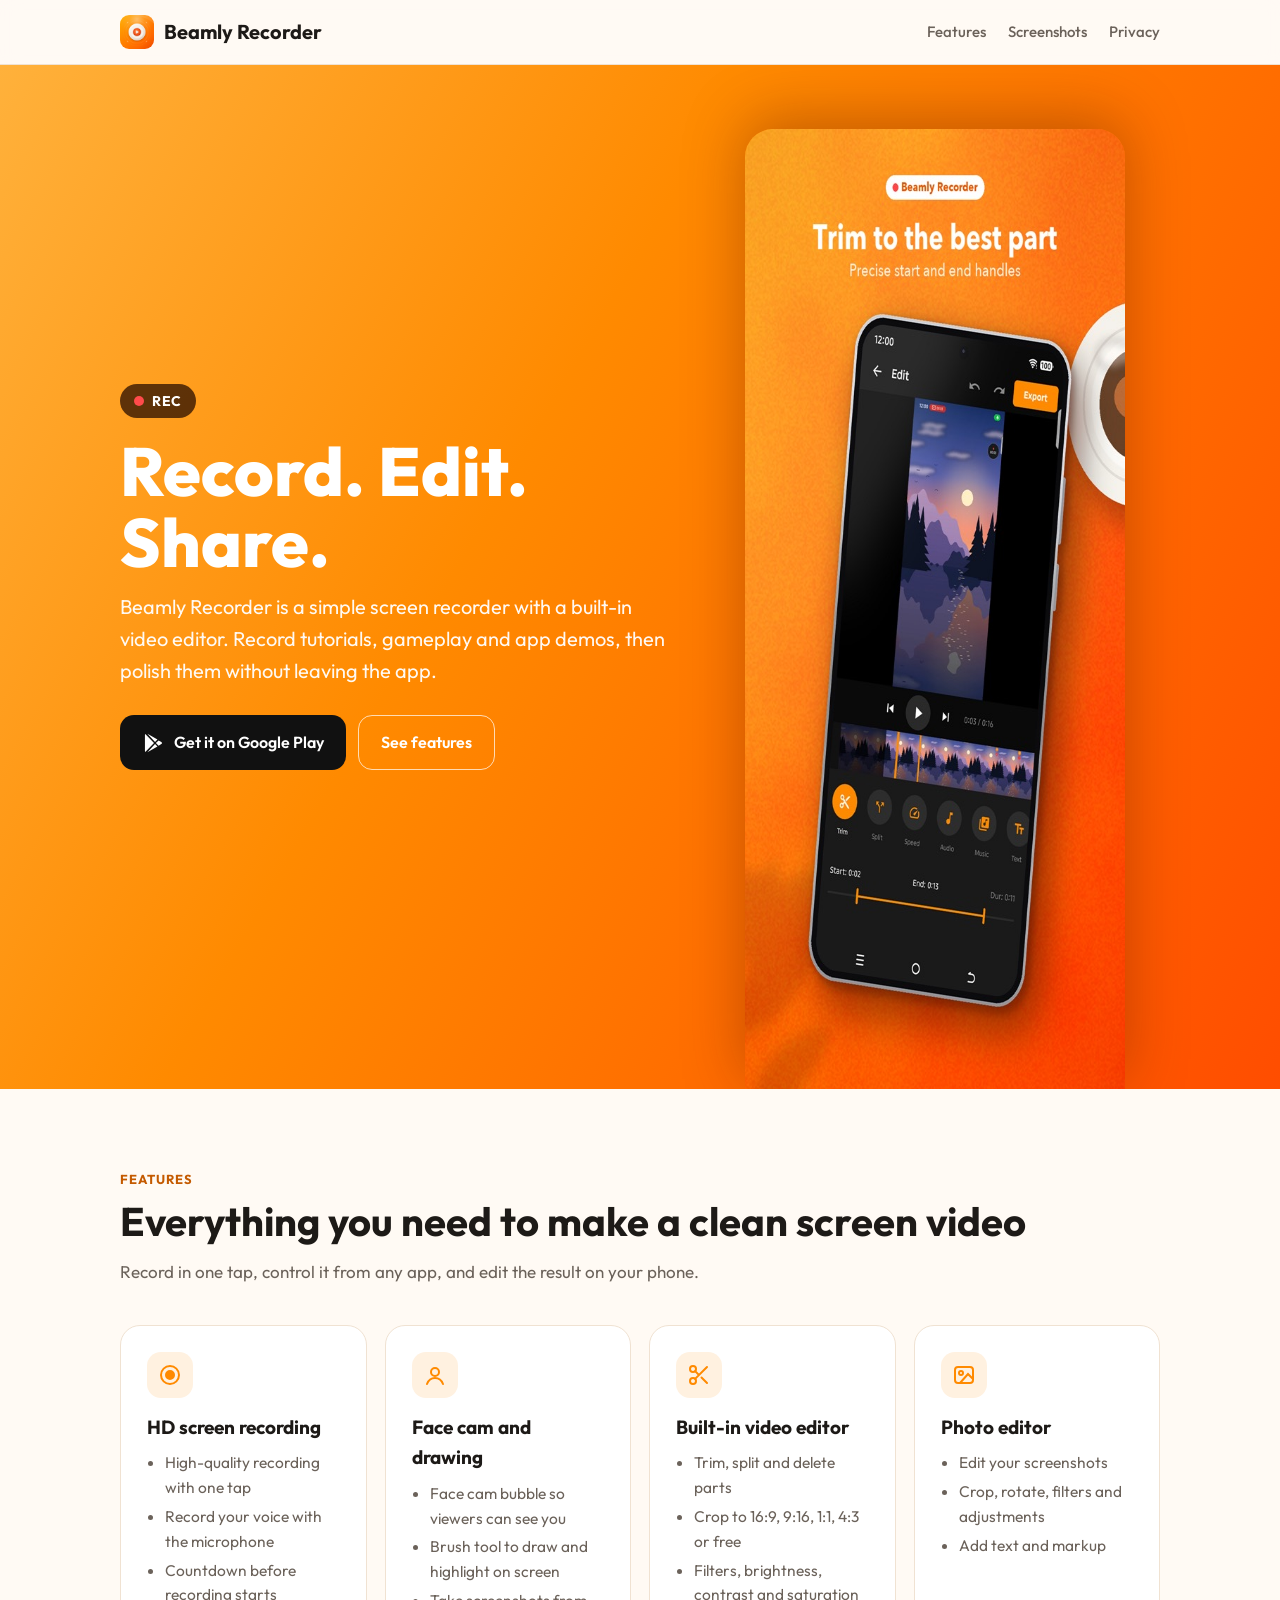
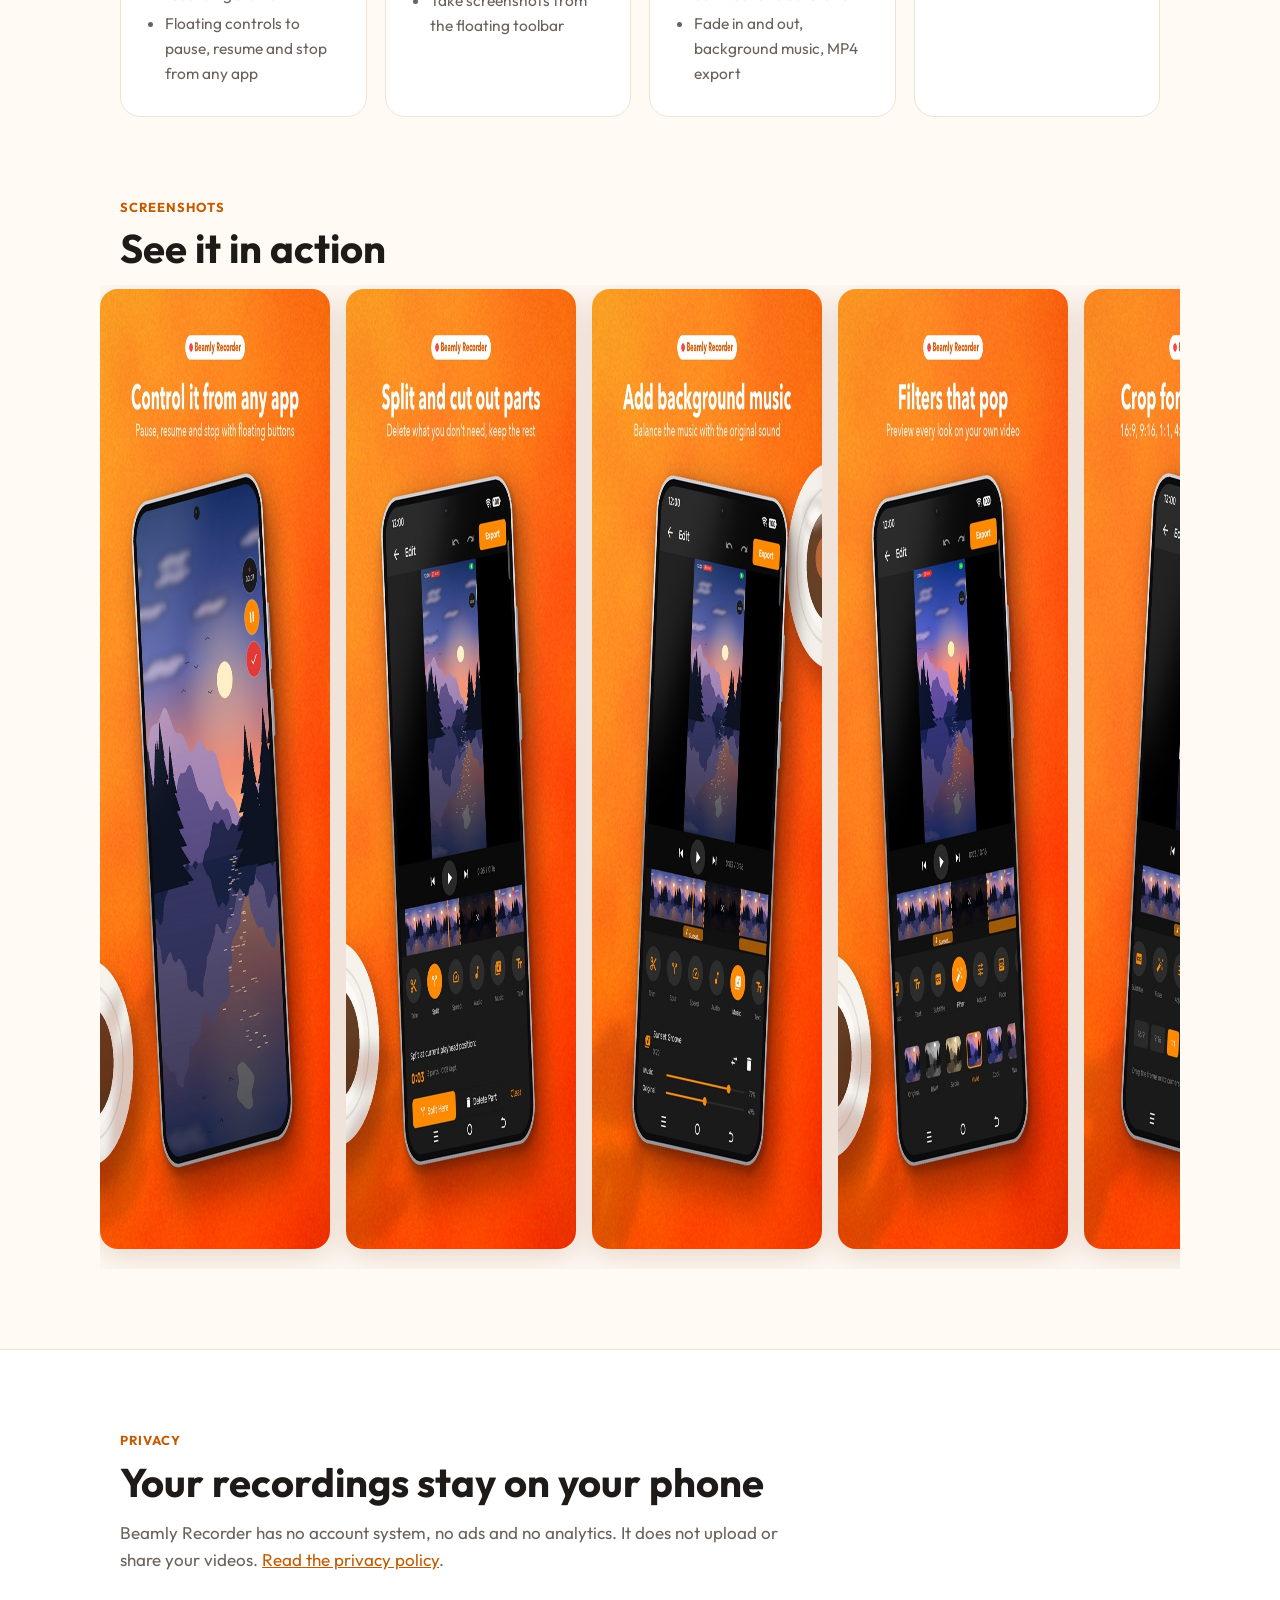
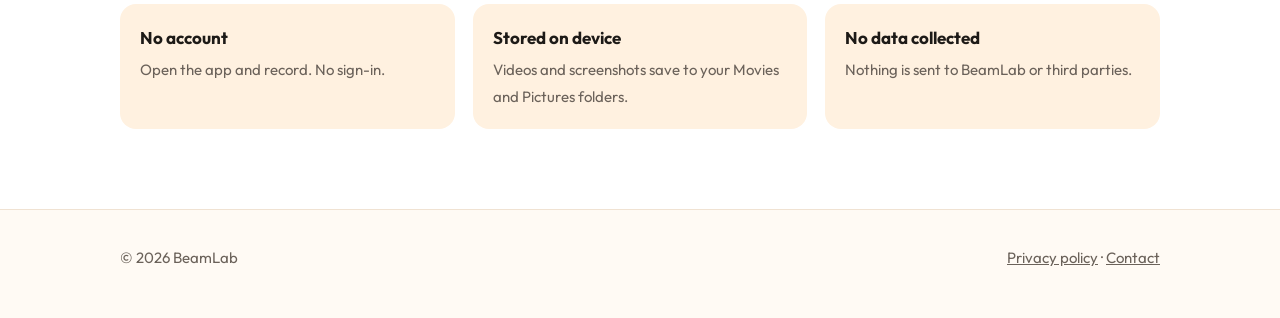
<file: index.html>
<!doctype html>
<html lang="en">
<head>
  <meta charset="utf-8">
  <meta name="viewport" content="width=device-width, initial-scale=1">
  <title>Beamly Recorder</title>
  <meta name="description" content="Record your screen in HD, then trim, split, crop and add music in one app. No account, and your recordings stay on your device.">
  <meta property="og:title" content="Beamly Recorder">
  <meta property="og:description" content="Record your screen in HD, then trim, split, crop and add music in one app.">
  <meta property="og:image" content="assets/og-image.jpg">
  <meta name="theme-color" content="#ff8a00">
  <link rel="icon" href="assets/favicon.png">
  <link rel="apple-touch-icon" href="assets/icon-192.png">
  <link rel="preconnect" href="https://fonts.googleapis.com">
  <link rel="preconnect" href="https://fonts.gstatic.com" crossorigin>
  <link href="https://fonts.googleapis.com/css2?family=Outfit:wght@400;500;600;700;800&display=swap" rel="stylesheet">
  <link rel="stylesheet" href="style.css">
</head>
<body>

<header class="site-header">
  <div class="wrap">
    <a class="logo" href="./"><img src="assets/icon-192.png" alt="">Beamly Recorder</a>
    <nav class="nav">
      <a href="#features" class="hide-sm">Features</a>
      <a href="#screens" class="hide-sm">Screenshots</a>
      <a href="privacy.html">Privacy</a>
    </nav>
  </div>
</header>

<main>
  <div class="hero">
    <div class="wrap">
      <div>
        <span class="rec-pill">REC</span>
        <h1>Record. Edit. Share.</h1>
        <p class="lead">Beamly Recorder is a simple screen recorder with a built-in video editor. Record tutorials, gameplay and app demos, then polish them without leaving the app.</p>
        <div class="cta-row">
          <a class="btn btn-dark" href="https://play.google.com/store/apps/details?id=com.beamlab.beamlyrecorder">
            <svg viewBox="0 0 24 24" fill="currentColor" aria-hidden="true"><path d="M3.6 2.3c-.3.3-.4.7-.4 1.2v17c0 .5.1.9.4 1.2l9.5-9.7-9.5-9.7zm10.6 10.8 2.7 2.7-11 6.3 8.3-9zm3.9-3.9 3 1.7c.9.5.9 1.8 0 2.3l-3 1.7-3-3 3-2.7zM5.9 1.9l11 6.3-2.7 2.7-8.3-9z"/></svg>
            Get it on Google Play
          </a>
          <a class="btn btn-ghost" href="#features">See features</a>
        </div>
      </div>
      <div class="hero-shot">
        <img src="assets/shots/03_trim.jpg" alt="Beamly Recorder video editor with the trim tool" width="540" height="960">
      </div>
    </div>
  </div>

  <section id="features">
    <div class="wrap">
      <div class="eyebrow">Features</div>
      <h2>Everything you need to make a clean screen video</h2>
      <p class="section-lead">Record in one tap, control it from any app, and edit the result on your phone.</p>

      <div class="features">
        <div class="card">
          <div class="ico"><svg viewBox="0 0 24 24" fill="none" stroke="currentColor" stroke-width="2" stroke-linecap="round"><circle cx="12" cy="12" r="9"/><circle cx="12" cy="12" r="4" fill="currentColor"/></svg></div>
          <h3>HD screen recording</h3>
          <ul>
            <li>High-quality recording with one tap</li>
            <li>Record your voice with the microphone</li>
            <li>Countdown before recording starts</li>
            <li>Floating controls to pause, resume and stop from any app</li>
          </ul>
        </div>
        <div class="card">
          <div class="ico"><svg viewBox="0 0 24 24" fill="none" stroke="currentColor" stroke-width="2" stroke-linecap="round"><circle cx="12" cy="9" r="4"/><path d="M4 21c1.5-4 4.5-6 8-6s6.5 2 8 6"/></svg></div>
          <h3>Face cam and drawing</h3>
          <ul>
            <li>Face cam bubble so viewers can see you</li>
            <li>Brush tool to draw and highlight on screen</li>
            <li>Take screenshots from the floating toolbar</li>
          </ul>
        </div>
        <div class="card">
          <div class="ico"><svg viewBox="0 0 24 24" fill="none" stroke="currentColor" stroke-width="2" stroke-linecap="round"><circle cx="6" cy="6" r="3"/><circle cx="6" cy="18" r="3"/><path d="M20 4 8.1 15.9M14.5 14.5 20 20M8.1 8.1 12 12"/></svg></div>
          <h3>Built-in video editor</h3>
          <ul>
            <li>Trim, split and delete parts</li>
            <li>Crop to 16:9, 9:16, 1:1, 4:3 or free</li>
            <li>Filters, brightness, contrast and saturation</li>
            <li>Fade in and out, background music, MP4 export</li>
          </ul>
        </div>
        <div class="card">
          <div class="ico"><svg viewBox="0 0 24 24" fill="none" stroke="currentColor" stroke-width="2" stroke-linecap="round"><rect x="3" y="4" width="18" height="16" rx="3"/><circle cx="9" cy="10" r="2"/><path d="m21 16-5-5-8 9"/></svg></div>
          <h3>Photo editor</h3>
          <ul>
            <li>Edit your screenshots</li>
            <li>Crop, rotate, filters and adjustments</li>
            <li>Add text and markup</li>
          </ul>
        </div>
      </div>
    </div>
  </section>

  <section id="screens" style="padding-top:0">
    <div class="wrap">
      <div class="eyebrow">Screenshots</div>
      <h2>See it in action</h2>
      <div class="shots" tabindex="0" aria-label="App screenshots, scroll sideways">
        <img src="assets/shots/02_floating.jpg" alt="Floating record controls over a playing video" loading="lazy" width="540" height="960">
        <img src="assets/shots/04_split.jpg" alt="Editor split tool" loading="lazy" width="540" height="960">
        <img src="assets/shots/05_music.jpg" alt="Adding background music" loading="lazy" width="540" height="960">
        <img src="assets/shots/06_filters.jpg" alt="Filter presets" loading="lazy" width="540" height="960">
        <img src="assets/shots/07_crop.jpg" alt="Crop to 1:1" loading="lazy" width="540" height="960">
      </div>
    </div>
  </section>

  <section class="privacy-band">
    <div class="wrap">
      <div class="eyebrow">Privacy</div>
      <h2>Your recordings stay on your phone</h2>
      <p class="section-lead" style="margin-bottom:0">Beamly Recorder has no account system, no ads and no analytics. It does not upload or share your videos. <a href="privacy.html">Read the privacy policy</a>.</p>
      <div class="privacy-grid">
        <div><strong>No account</strong><span>Open the app and record. No sign-in.</span></div>
        <div><strong>Stored on device</strong><span>Videos and screenshots save to your Movies and Pictures folders.</span></div>
        <div><strong>No data collected</strong><span>Nothing is sent to BeamLab or third parties.</span></div>
      </div>
    </div>
  </section>
</main>

<footer class="site-footer">
  <div class="wrap">
    <span>© 2026 BeamLab</span>
    <span><a href="privacy.html">Privacy policy</a> · <a href="mailto:ithethree5@gmail.com">Contact</a></span>
  </div>
</footer>

</body>
</html>
</file>
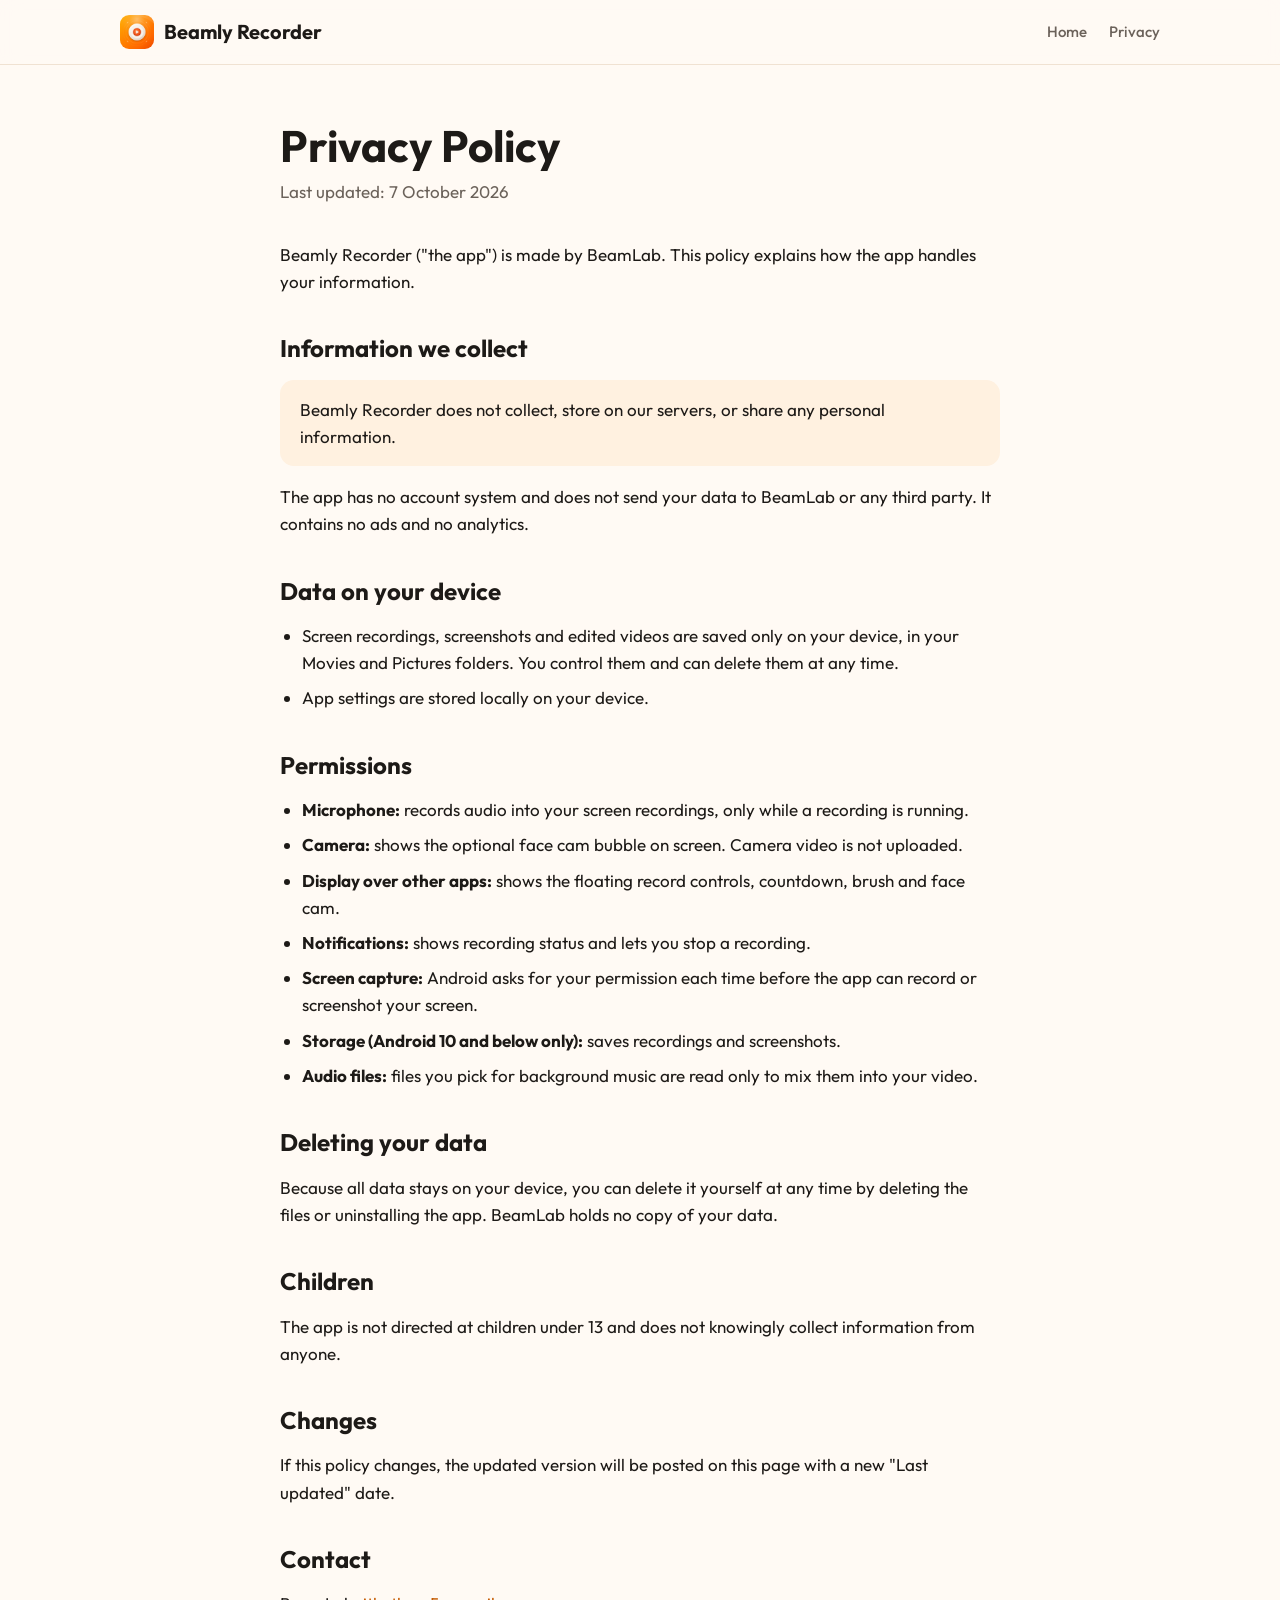
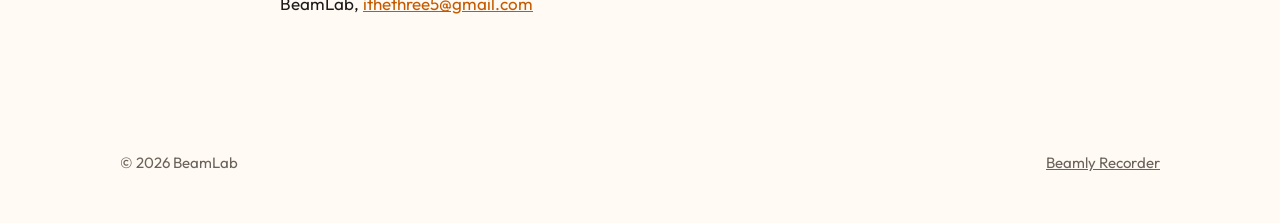
<file: privacy.html>
<!doctype html>
<html lang="en">
<head>
  <meta charset="utf-8">
  <meta name="viewport" content="width=device-width, initial-scale=1">
  <title>Beamly Recorder Privacy Policy</title>
  <meta name="description" content="How Beamly Recorder by BeamLab handles your information.">
  <meta name="theme-color" content="#ff8a00">
  <link rel="icon" href="assets/favicon.png">
  <link rel="preconnect" href="https://fonts.googleapis.com">
  <link rel="preconnect" href="https://fonts.gstatic.com" crossorigin>
  <link href="https://fonts.googleapis.com/css2?family=Outfit:wght@400;500;600;700;800&display=swap" rel="stylesheet">
  <link rel="stylesheet" href="style.css">
</head>
<body>

<header class="site-header">
  <div class="wrap">
    <a class="logo" href="./"><img src="assets/icon-192.png" alt="">Beamly Recorder</a>
    <nav class="nav">
      <a href="./">Home</a>
      <a href="privacy.html">Privacy</a>
    </nav>
  </div>
</header>

<main class="doc">
  <h1>Privacy Policy</h1>
  <p class="updated">Last updated: 7 October 2026</p>

  <p>Beamly Recorder ("the app") is made by BeamLab. This policy explains how the app handles your information.</p>

  <h2>Information we collect</h2>
  <p class="note">Beamly Recorder does not collect, store on our servers, or share any personal information.</p>
  <p>The app has no account system and does not send your data to BeamLab or any third party. It contains no ads and no analytics.</p>

  <h2>Data on your device</h2>
  <ul>
    <li>Screen recordings, screenshots and edited videos are saved only on your device, in your Movies and Pictures folders. You control them and can delete them at any time.</li>
    <li>App settings are stored locally on your device.</li>
  </ul>

  <h2>Permissions</h2>
  <ul>
    <li><strong>Microphone:</strong> records audio into your screen recordings, only while a recording is running.</li>
    <li><strong>Camera:</strong> shows the optional face cam bubble on screen. Camera video is not uploaded.</li>
    <li><strong>Display over other apps:</strong> shows the floating record controls, countdown, brush and face cam.</li>
    <li><strong>Notifications:</strong> shows recording status and lets you stop a recording.</li>
    <li><strong>Screen capture:</strong> Android asks for your permission each time before the app can record or screenshot your screen.</li>
    <li><strong>Storage (Android 10 and below only):</strong> saves recordings and screenshots.</li>
    <li><strong>Audio files:</strong> files you pick for background music are read only to mix them into your video.</li>
  </ul>

  <h2>Deleting your data</h2>
  <p>Because all data stays on your device, you can delete it yourself at any time by deleting the files or uninstalling the app. BeamLab holds no copy of your data.</p>

  <h2>Children</h2>
  <p>The app is not directed at children under 13 and does not knowingly collect information from anyone.</p>

  <h2>Changes</h2>
  <p>If this policy changes, the updated version will be posted on this page with a new "Last updated" date.</p>

  <h2>Contact</h2>
  <p>BeamLab, <a href="mailto:ithethree5@gmail.com">ithethree5@gmail.com</a></p>
</main>

<footer class="site-footer">
  <div class="wrap">
    <span>© 2026 BeamLab</span>
    <span><a href="./">Beamly Recorder</a></span>
  </div>
</footer>

</body>
</html>
</file>
<file: style.css>
:root {
  --brand: #ff8a00;
  --brand-dark: #c45a00;
  --brand-deep: #ff4d00;
  --bg: #fffaf4;
  --surface: #ffffff;
  --text: #1d1a17;
  --muted: #6b625a;
  --border: #f0e2d2;
  --chip: #fff1e0;
}

@media (prefers-color-scheme: dark) {
  :root {
    --bg: #141210;
    --surface: #1e1b18;
    --text: #f4eee8;
    --muted: #a99d92;
    --border: #2f2a25;
    --chip: #2b2118;
  }
}

* { box-sizing: border-box; }

html { scroll-behavior: smooth; }

body {
  margin: 0;
  background: var(--bg);
  color: var(--text);
  font-family: "Outfit", system-ui, -apple-system, "Segoe UI", Roboto, sans-serif;
  font-size: 17px;
  line-height: 1.6;
  -webkit-font-smoothing: antialiased;
}

a { color: var(--brand-dark); }
@media (prefers-color-scheme: dark) { a { color: var(--brand); } }

img { max-width: 100%; display: block; }

.wrap { max-width: 1080px; margin: 0 auto; padding: 0 20px; }

/* Header */
.site-header {
  position: sticky; top: 0; z-index: 10;
  background: color-mix(in srgb, var(--bg) 85%, transparent);
  backdrop-filter: blur(10px);
  border-bottom: 1px solid var(--border);
}
.site-header .wrap { display: flex; align-items: center; justify-content: space-between; height: 64px; }
.logo { display: flex; align-items: center; gap: 10px; font-weight: 700; font-size: 20px; color: var(--text); text-decoration: none; }
.logo img { width: 34px; height: 34px; border-radius: 9px; }
.nav { display: flex; gap: 22px; }
.nav a { color: var(--muted); text-decoration: none; font-size: 15px; font-weight: 500; }
.nav a:hover { color: var(--text); }

/* Hero */
.hero {
  background: linear-gradient(120deg, #ffb13b 0%, var(--brand) 40%, var(--brand-deep) 100%);
  color: #fff;
  overflow: hidden;
}
.hero .wrap { display: grid; grid-template-columns: 1.1fr 0.9fr; gap: 40px; align-items: center; padding-top: 64px; padding-bottom: 0; }
.rec-pill {
  display: inline-flex; align-items: center; gap: 8px;
  background: rgba(40, 14, 0, 0.75); padding: 6px 14px; border-radius: 999px;
  font-weight: 700; font-size: 14px; letter-spacing: 0.04em;
}
.rec-pill::before { content: ""; width: 10px; height: 10px; border-radius: 50%; background: #ff4b4b; animation: blink 1.4s infinite; }
@keyframes blink { 50% { opacity: 0.25; } }
@media (prefers-reduced-motion: reduce) { .rec-pill::before { animation: none; } }

.hero h1 { font-size: clamp(40px, 7vw, 68px); line-height: 1.05; margin: 18px 0 12px; font-weight: 800; }
.hero p.lead { font-size: 20px; margin: 0 0 28px; opacity: 0.95; max-width: 30em; }
.hero-shot { align-self: end; }
.hero-shot img { width: 100%; max-width: 380px; margin: 0 auto; border-radius: 28px 28px 0 0; box-shadow: 0 -10px 60px rgba(80, 20, 0, 0.35); }

.cta-row { display: flex; flex-wrap: wrap; gap: 12px; padding-bottom: 64px; }
.btn {
  display: inline-flex; align-items: center; gap: 10px;
  padding: 14px 22px; border-radius: 14px; font-weight: 600; text-decoration: none; font-size: 16px;
}
.btn-dark { background: #111; color: #fff; }
.btn-dark:hover { background: #000; }
.btn-ghost { border: 1.5px solid rgba(255, 255, 255, 0.7); color: #fff; }
.btn-ghost:hover { background: rgba(255, 255, 255, 0.12); }
.btn svg { width: 22px; height: 22px; }

/* Sections */
section { padding: 80px 0; }
.eyebrow { color: var(--brand-dark); font-weight: 700; letter-spacing: 0.08em; text-transform: uppercase; font-size: 13px; }
@media (prefers-color-scheme: dark) { .eyebrow { color: var(--brand); } }
h2 { font-size: clamp(28px, 4vw, 40px); line-height: 1.15; margin: 8px 0 14px; }
.section-lead { color: var(--muted); max-width: 40em; margin: 0 0 40px; }

.features { display: grid; grid-template-columns: repeat(auto-fit, minmax(240px, 1fr)); gap: 18px; }
.card { background: var(--surface); border: 1px solid var(--border); border-radius: 20px; padding: 26px; }
.card .ico {
  width: 46px; height: 46px; border-radius: 14px; display: grid; place-items: center;
  background: var(--chip); color: var(--brand); margin-bottom: 14px;
}
.card .ico svg { width: 24px; height: 24px; }
.card h3 { margin: 0 0 8px; font-size: 19px; }
.card ul { margin: 0; padding-left: 18px; color: var(--muted); font-size: 15.5px; }
.card li { margin: 4px 0; }

/* Screenshot strip */
.shots {
  display: flex; gap: 16px; overflow-x: auto; scroll-snap-type: x mandatory;
  padding: 4px 20px 20px; margin: 0 -20px;
  scrollbar-width: thin;
}
.shots img {
  flex: 0 0 auto; width: 230px; border-radius: 18px; scroll-snap-align: start;
  box-shadow: 0 8px 30px rgba(120, 50, 0, 0.18);
}

/* Privacy band */
.privacy-band { background: var(--surface); border-top: 1px solid var(--border); border-bottom: 1px solid var(--border); }
.privacy-grid { display: grid; grid-template-columns: repeat(auto-fit, minmax(200px, 1fr)); gap: 18px; margin-top: 30px; }
.privacy-grid div { padding: 20px; border-radius: 16px; background: var(--chip); }
.privacy-grid strong { display: block; font-size: 17px; margin-bottom: 4px; }
.privacy-grid span { color: var(--muted); font-size: 15px; }

/* Footer */
.site-footer { padding: 36px 0 48px; color: var(--muted); font-size: 15px; }
.site-footer .wrap { display: flex; flex-wrap: wrap; justify-content: space-between; gap: 16px; }
.site-footer a { color: var(--muted); }

/* Legal / doc pages */
.doc { max-width: 760px; margin: 0 auto; padding: 56px 20px 80px; }
.doc h1 { font-size: clamp(32px, 5vw, 44px); margin: 0 0 6px; line-height: 1.15; }
.doc .updated { color: var(--muted); margin: 0 0 36px; }
.doc h2 { font-size: 24px; margin: 40px 0 10px; }
.doc ul { padding-left: 22px; }
.doc li { margin: 8px 0; }
.doc .note { background: var(--chip); border-radius: 14px; padding: 16px 20px; }

@media (max-width: 760px) {
  .hero .wrap { grid-template-columns: 1fr; padding-top: 44px; gap: 0; }
  .cta-row { padding-bottom: 36px; }
  .hero-shot img { max-width: 280px; }
  .nav { gap: 14px; }
  .nav .hide-sm { display: none; }
  section { padding: 56px 0; }
}
</file>
